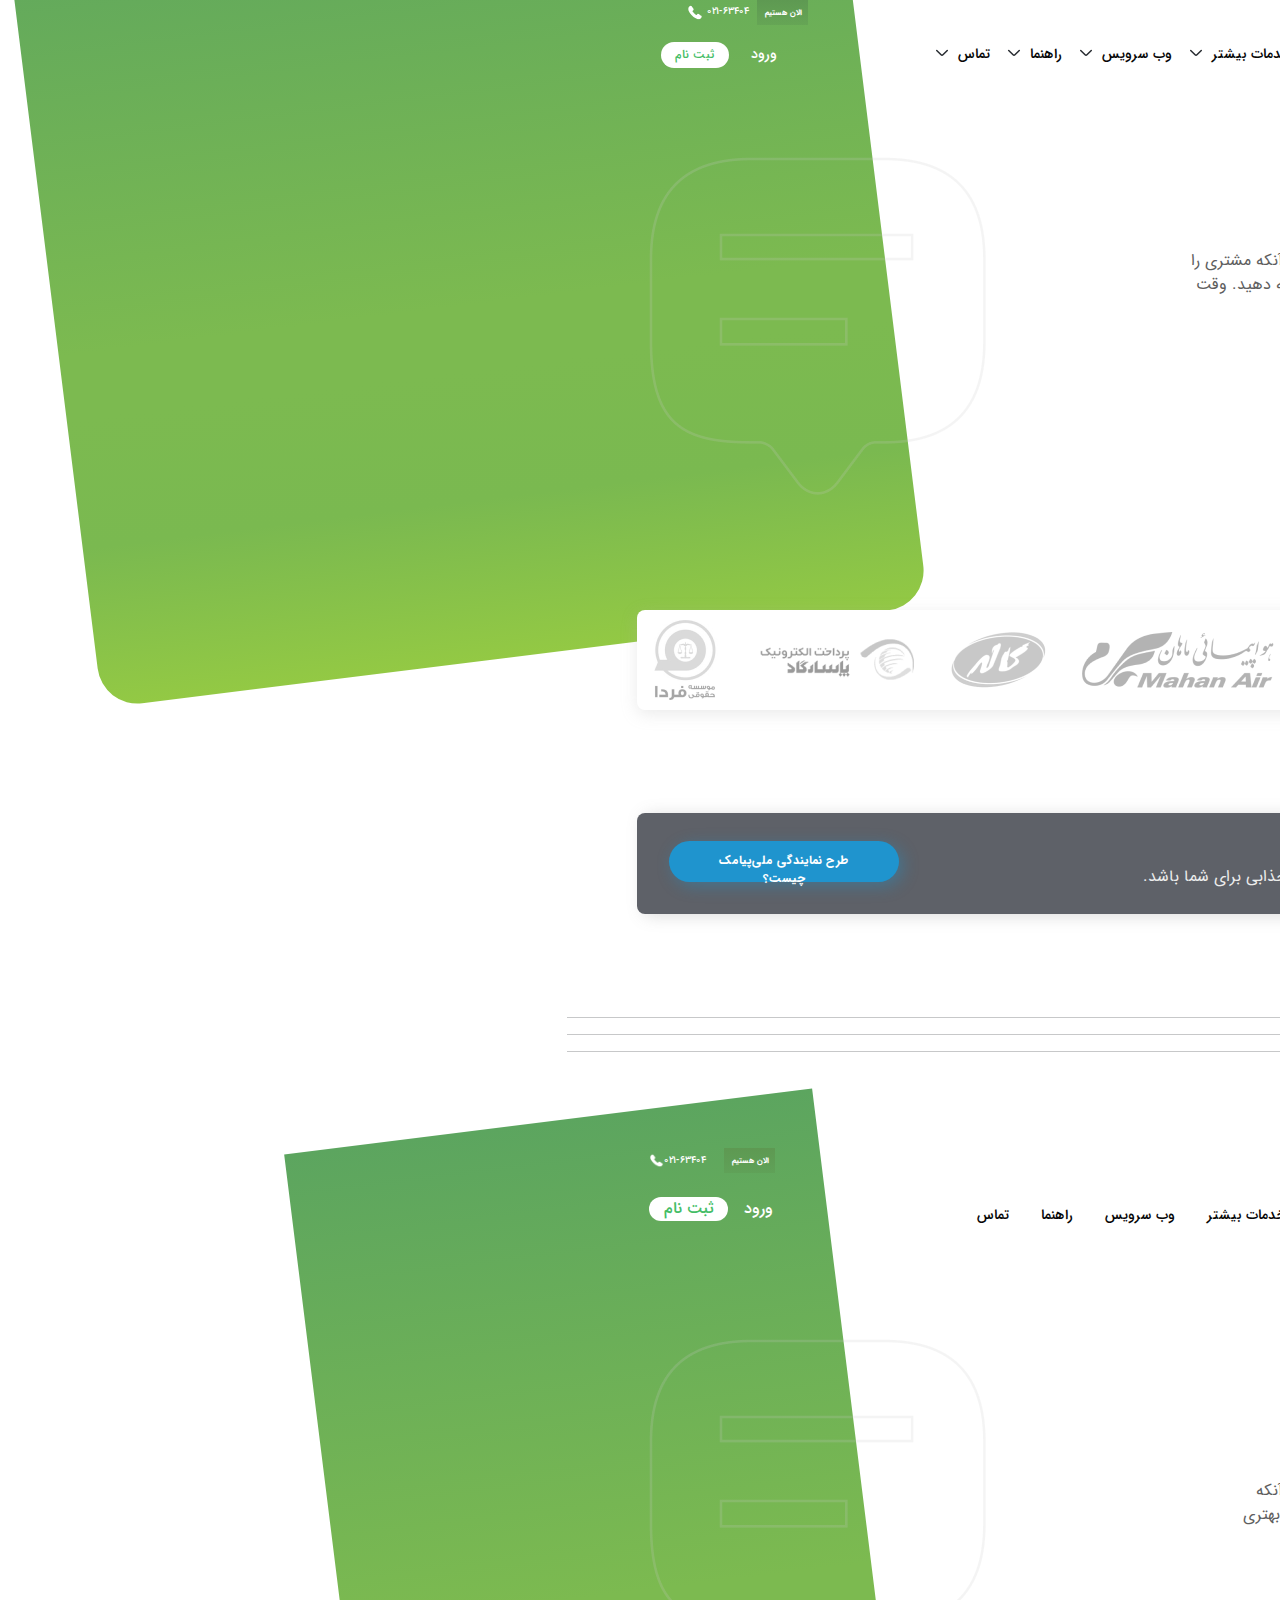
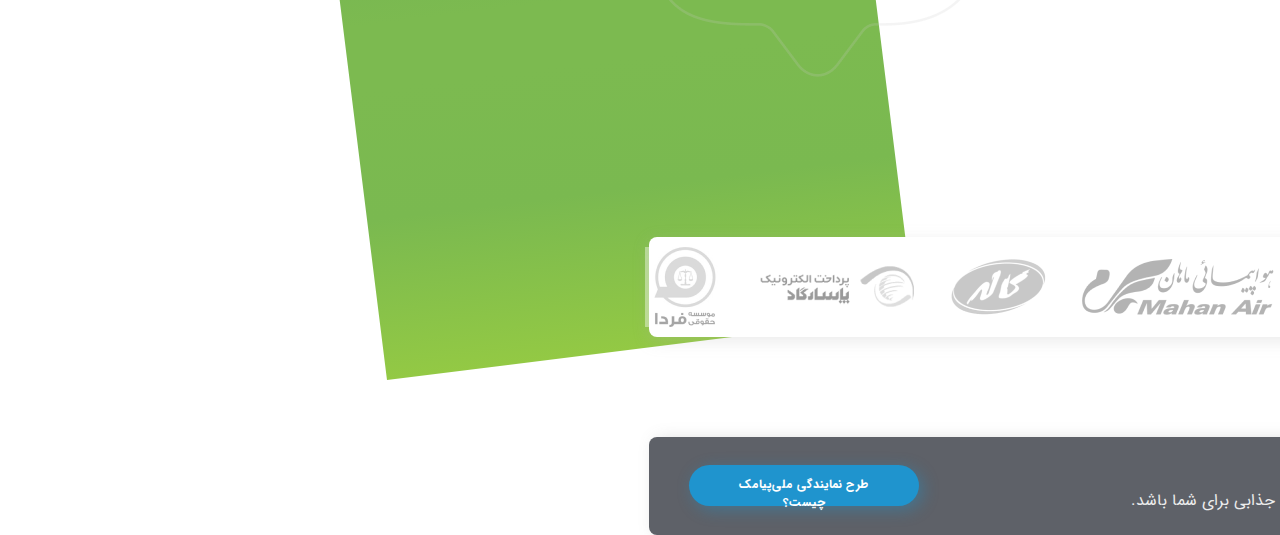
<file: assets/useres/Pouya/index.html>
<!DOCTYPE html>
<html lang="fa" dir="rtl">
  <head>
    <!-- Required meta tags -->
    <meta charset="utf-8" />
    <meta name="viewport" content="width=device-width, initial-scale=1" />

    <!-- Bootstrap CSS -->
    <link rel="stylesheet" href="../../library/bootstrap/css/bootstrap.rtl.min.css" />

    <!-- Bootstrap icon -->
    <link
      rel="stylesheet"
      href="https://cdn.jsdelivr.net/npm/bootstrap-icons@1.10.3/font/bootstrap-icons.css"
    />

    <!-- Style -->
    <link rel="stylesheet" href="style.css" />

    <title>ملی پیامک</title>
  </head>
  <body>
    <!-- start header -->
    <header class="container d-flex hero">
      <section class="row w-100">
        <section class="col-3 d-flex align-items-center gap-2">
          <img class="img-fluid" src="images/message-text-png.png" alt="message-text" />
          <div>
            <h3 class="fw-normal mesaage-title">ملی پیامک</h3>
            <p class="mesaage-content">پیشرفته ترین سامانه پیامکی</p>
          </div>
        </section>
        <nav class="col-7 d-flex align-items-center justify-content-center">
          <ul class="d-flex gap-3">
            <li class="list-item d-flex gap-2"><a href="#">امکانات</a></li>
            <li class="list-item d-flex gap-2"><a href="#">تعرفه ها</a></li>
            <li class="list-item d-flex gap-2">
              <a href="#" class="link">خدمات بیشتر</a
              ><span
                ><svg
                  width="16"
                  height="17"
                  viewBox="0 0 16 17"
                  fill="none"
                  xmlns="http://www.w3.org/2000/svg"
                >
                  <path
                    d="M13.28 6.46655L8.93333 10.8132C8.42 11.3266 7.58 11.3266 7.06667 10.8132L2.72 6.46655"
                    stroke="#292D32"
                    stroke-width="1.5"
                    stroke-miterlimit="10"
                    stroke-linecap="round"
                    stroke-linejoin="round"
                  />
                </svg>
              </span>
            </li>
            <li class="list-item d-flex gap-2">
              <a href="#" class="link">وب سرویس</a>
              <span
                ><svg
                  width="16"
                  height="17"
                  viewBox="0 0 16 17"
                  fill="none"
                  xmlns="http://www.w3.org/2000/svg"
                >
                  <path
                    d="M13.28 6.46655L8.93333 10.8132C8.42 11.3266 7.58 11.3266 7.06667 10.8132L2.72 6.46655"
                    stroke="#292D32"
                    stroke-width="1.5"
                    stroke-miterlimit="10"
                    stroke-linecap="round"
                    stroke-linejoin="round"
                  />
                </svg>
              </span>
            </li>
            <li class="list-item d-flex gap-2">
              <a href="#" class="link">راهنما</a>
              <span
                ><svg
                  width="16"
                  height="17"
                  viewBox="0 0 16 17"
                  fill="none"
                  xmlns="http://www.w3.org/2000/svg"
                >
                  <path
                    d="M13.28 6.46655L8.93333 10.8132C8.42 11.3266 7.58 11.3266 7.06667 10.8132L2.72 6.46655"
                    stroke="#292D32"
                    stroke-width="1.5"
                    stroke-miterlimit="10"
                    stroke-linecap="round"
                    stroke-linejoin="round"
                  />
                </svg>
              </span>
            </li>
            <li class="list-item d-flex gap-2">
              <a href="#" class="link">تماس</a>
              <span
                ><svg
                  width="16"
                  height="17"
                  viewBox="0 0 16 17"
                  fill="none"
                  xmlns="http://www.w3.org/2000/svg"
                >
                  <path
                    d="M13.28 6.46655L8.93333 10.8132C8.42 11.3266 7.58 11.3266 7.06667 10.8132L2.72 6.46655"
                    stroke="#292D32"
                    stroke-width="1.5"
                    stroke-miterlimit="10"
                    stroke-linecap="round"
                    stroke-linejoin="round"
                  />
                </svg>
              </span>
            </li>
          </ul>
        </nav>
        <section class="col-2 frame-6 d-flex align-items-center justify-content-end gap-3 p-0">
          <button class="sign-in border-0 text-white bg-transparent">ورود</button>
          <button class="sign-up bg-white border-0 rounded-pill">ثبت نام</button>
        </section>
      </section>
    </header>
    <!-- end header -->

    <!-- start call-detail -->
    <section class="d-flex align-items-center gap-2 position-absolute frame-8">
      <span class="call-text d-inline-block text-white fw-bold">الان هستیم</span>
      <div class="d-flex gap-1">
        <span class="call-number text-white">۰۲۱-۶۳۴۰۴</span>
        <img class="img-fluid" src="images/call.png" alt="call" />
      </div>
    </section>
    <!-- end call-detail -->

    <!-- start rectangle -->
    <section class="rectangle"></section>
    <!-- end rectangle -->

    <!-- start introduction -->
    <section class="container p-0 introduction">
      <div class="row m-0 w-100 justify-content-between">
        <div class="col-8 d-flex flex-column">
          <p class="introduction-title-1 fw-bold fs-6 mb-2">سامانه پیام کوتاه ملی پیامک</p>
          <h2 class="introduction-title-2 fw-bold fs-4 mb-4">
            هر آنچه با <span class="introduction-span">پنل اس ام اس</span> قابل تصور است!
          </h2>
          <p class="introduction-content fw-normal fs-6 mb-5">
            ملی پیامک یک سامانه پیامکی معمولی نیست! یک ابزار قدرتمند است برای آنکه مشتری را جذب کنید،
            از او نگهداری کنید، یک رابطه پایدار بسازید و خدمات بهتری ارائه دهید. وقت آن رسیده که
            نگاهی بزرگ‌تر به پیام کوتاه داشته باشیم.
          </p>
          <div class="d-flex gap-4">
            <button class="resgister-btn border-0 rounded-pill text-white fw-bold">
              ثبت نام و ارسال پیامک آنی
            </button>
            <div class="d-flex justify-content-center align-items-center flex-column">
              <button class="advise-btn border-0 rounded-pill text-white fw-bold mb-3">
                درخواست مشاوره رایگان
              </button>
              <div class="d-flex gap-1">
                <span class="call-span">۰۲۱-۶۳۴۰۴</span>
                <img src="images/call-2.png" alt="call icon" />
              </div>
            </div>
          </div>
        </div>
        <div class="col-4 d-flex justify-content-end introduction-icon">
          <img src="images/icon.png " class="img-fluid" alt="message-text" />
        </div>
      </div>
    </section>
    <!-- end  introduction-->

    <!-- start customer -->
    <section class="container d-flex justify-content-between align-items-center customer">
      <img class="img-fluid" src="images/iranzamin.png" alt="iranzamin" />
      <img class="img-fluid" src="images/cahrm.png" alt="charm" />
      <img class="img-fluid" src="images/sunstar.png" alt="sunstar" />
      <img class="img-fluid" src="images/mahanAir.png" alt="mahanAir" />
      <img class="img-fluid" src="images/Kaleh_logo.png" alt="Kaleh_logo" />
      <img class="img-fluid" src="images/pasargad.png" alt="pasargad" />
      <img class="img-fluid" src="images/farda.png" alt="farda" />
    </section>
    <!-- end customer -->

    <!-- start CTA_2 -->
    <section class="container cta-2 rounded-3">
      <div class="row justify-content-between align-items-center">
        <div class="col-8">
          <h2 class="fw-bold fs-5 cta-2-title">نمایندۀ ملی‌پیامک شوید!</h2>
          <p class="fs-6 fw-normal cta-2-content">
            اگر به دنبال کسب درآمد هستید، نمایندگی ملی‌پیامک می‌تواند پیشنهاد جذابی برای شما باشد.
          </p>
        </div>
        <div class="col-4 d-flex justify-content-end">
          <button class="btn fw-bold rounded-pill border-0">طرح نمایندگی ملی‌پیامک چیست؟</button>
        </div>
      </div>
    </section>
    <hr />
    <hr />
    <hr />
    <br />
    <br />
    <br />
    <!----------------------------------------------------------------------- 

Suggestion -> Hero

--------------------------------------------------------------------- -->
    <section class="abbas hero">
      <div class="container">
        <header class="header">
          <div class="topheader">
            <span class="call-text text-white fw-bold">الان هستیم</span>
            <span class="call-number text-white"
              >۰۲۱-۶۳۴۰۴<img src="images/call.png" alt="call"
            /></span>
          </div>
          <div class="bottomheader">
            <div class="row">
              <div class="col-2">
                <div class="logo">
                  <img src="images/message-text-png.png" alt="melipayamk-logo" />
                  <div class="brandname">
                    <h1 class="brandname-title">ملی پیامک</h1>
                    <h6 class="brandname-subtitle">پیشرفته ترین سامانه پیامکی</h6>
                  </div>
                </div>
              </div>
              <div class="col-8">
                <nav class="menu">
                  <ul class="menu-wrapper">
                    <li class="list-item"><a href="#">امکانات</a></li>
                    <li class="list-item"><a href="#">تعرفه ها</a></li>
                    <li class="list-item"><a href="#">خدمات بیشتر</a></li>
                    <li class="list-item"><a href="#">وب سرویس</a></li>
                    <li class="list-item"><a href="#">راهنما</a></li>
                    <li class="list-item"><a href="#">تماس</a></li>
                  </ul>
                </nav>
              </div>
              <div class="col-2">
                <div class="login">
                  <a href="" class="login-link">ورود</a>
                  <a href="" class="register-link">ثبت نام</a>
                </div>
              </div>
            </div>
          </div>
        </header>
        <div class="main-content">
          <div class="row align-items-md-center">
            <div class="col-6">
              <p class="slogan mb-2">سامانه پیام کوتاه ملی پیامک</p>
              <h1 class="title mb-4">هر آنچه با <span>پنل اس ام اس</span> قابل تصور است!</h1>
              <p class="mb-5">
                ملی پیامک یک سامانه پیامکی معمولی نیست! یک ابزار قدرتمند است برای آنکه مشتری را جذب
                کنید، از او نگهداری کنید، یک رابطه پایدار بسازید و خدمات بهتری ارائه دهید. وقت آن
                رسیده که نگاهی بزرگ‌تر به پیام کوتاه داشته باشیم.
              </p>
              <div class="button-link">
                <a href="">ثبت نام و ارسال پیامک آنی </a>
                <div>
                  <a href="">درخواست مشاوره رایگان</a>
                  <span class="call-span"
                    >۰۲۱-۶۳۴۰۴ <img src="images/call-2.png" alt="call icon"
                  /></span>
                </div>
              </div>
            </div>
            <div class="col-6">
              <img src="images/icon.png " class="img-fluid shapes" alt="message-text" />
            </div>
          </div>
        </div>
        <div class="customer">
          <img class="img-fluid" src="images/iranzamin.png" alt="iranzamin" />
          <img class="img-fluid" src="images/cahrm.png" alt="charm" />
          <img class="img-fluid" src="images/sunstar.png" alt="sunstar" />
          <img class="img-fluid" src="images/mahanAir.png" alt="mahanAir" />
          <img class="img-fluid" src="images/Kaleh_logo.png" alt="Kaleh_logo" />
          <img class="img-fluid" src="images/pasargad.png" alt="pasargad" />
          <img class="img-fluid" src="images/farda.png" alt="farda" />
        </div>
      </div>
    </section>

    <!----------------------------------------------------------------------- 

Suggestion -> CTA-2

--------------------------------------------------------------------- -->
    <section class="CTA-2">
      <div class="container">
        <div class="cta2-inner">
          <div class="row justify-content-between align-items-center">
            <div class="col-8">
              <h2 class="fw-bold fs-5 cta-2-title">نمایندۀ ملی‌پیامک شوید!</h2>
              <p class="fs-6 fw-normal cta-2-content">
                اگر به دنبال کسب درآمد هستید، نمایندگی ملی‌پیامک می‌تواند پیشنهاد جذابی برای شما
                باشد.
              </p>
            </div>
            <div class="col-4">
              <button class="btn fw-bold rounded-pill border-0">طرح نمایندگی ملی‌پیامک چیست؟</button>
            </div>
          </div>
        </div>
      </div>
    </section>

    <!-- Option 1: Bootstrap Bundle with Popper -->
    <script src="../../library/bootstrap/js/bootstrap.bundle.min.js"></script>
  </body>
</html>
</file>
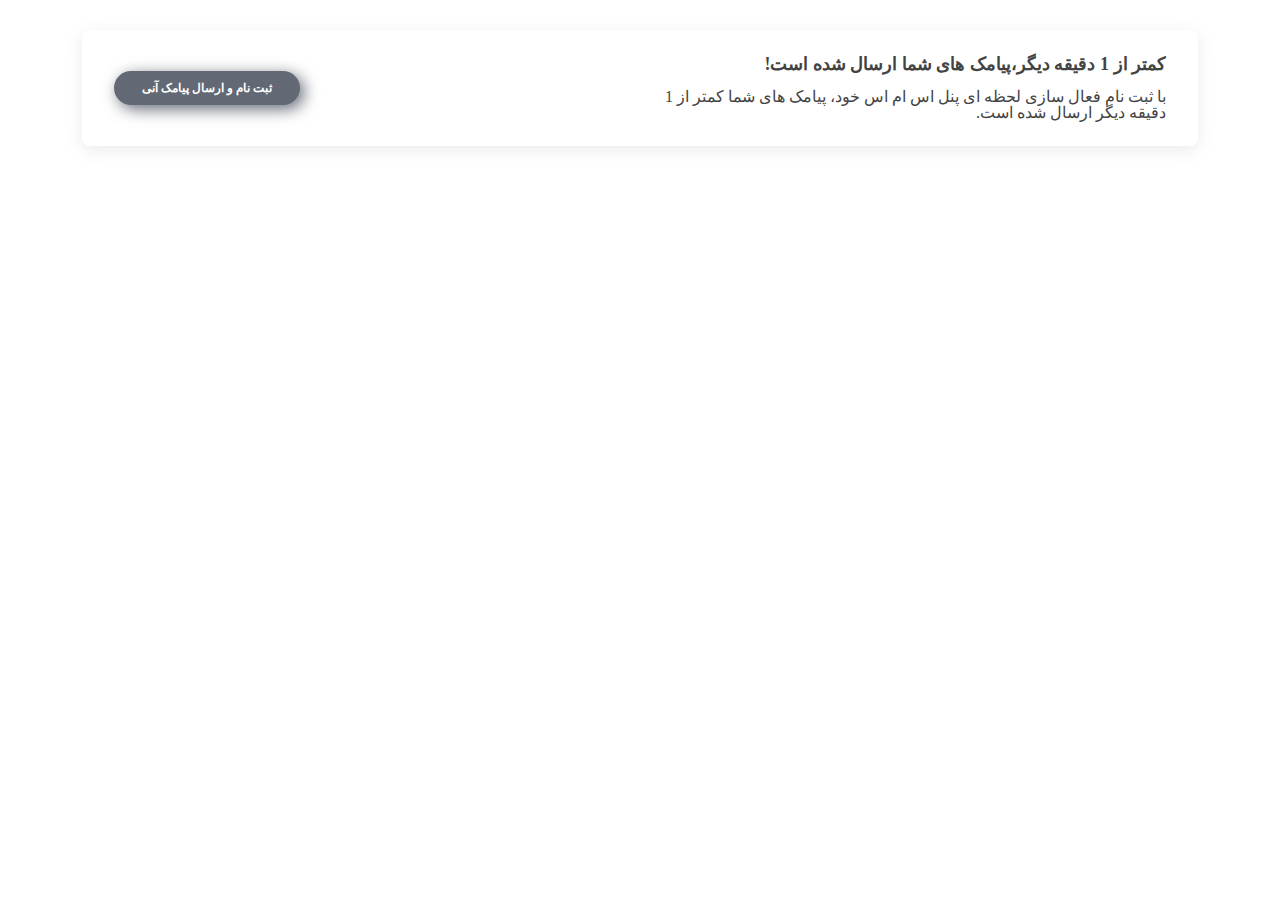
<file: assets/useres/abbas/abbas.html>
<!DOCTYPE html>
<html lang="fa" dir="rtl">
  <head>
    <meta charset="UTF-8" />
    <meta http-equiv="X-UA-Compatible" content="IE=edge" />
    <meta name="viewport" content="width=device-width, initial-scale=1.0" />
    <link rel="stylesheet" href="../../library/bootstrap/css/bootstrap.rtl.min.css" />
    <link rel="stylesheet" href="../../style/normalize.css" />
    <link rel="stylesheet" href="style.css" />
    <title>abbas</title>
  </head>
  <body>
    
    <section class="CTA-3">
      <div class="container">
        <div class="cta-inner">
          <div class="row align-items-center">
            <div class="col-6">
              <h5 class="box-right-side-h5">کمتر از 1 دقیقه دیگر،پیامک های شما ارسال شده است!</h5>
              <p class="box-right-side-p">
                با ثبت نام فعال سازی لحظه ای پنل اس ام اس خود، پیامک های شما کمتر از 1 دقیقه دیگر
                ارسال شده است.
              </p>
            </div>
            <div class="col-6">
              <a href="#" class="box-left-side-button" type="button">ثبت نام و ارسال پیامک آنی</a>
            </div>
          </div>
        </div>
      </div>
    </section>


  </body>
</html>
</file>
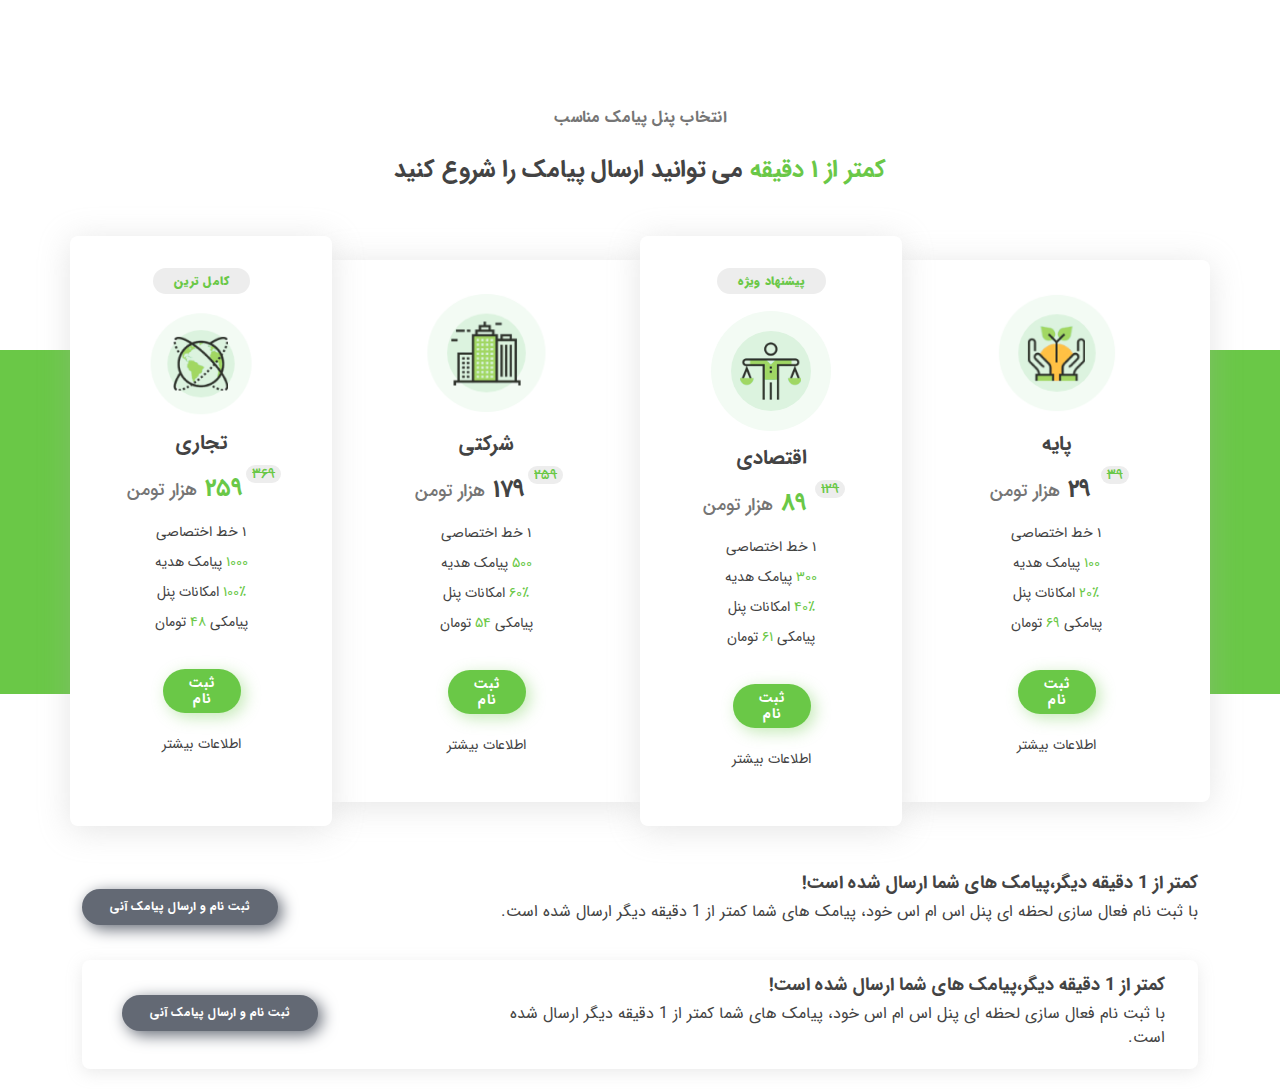
<file: assets/useres/amirH/amirH.html>
<!DOCTYPE html>
<html lang="en" dir="rtl">
  <head>
    <meta charset="UTF-8" />
    <meta http-equiv="X-UA-Compatible" content="IE=edge" />
    <meta name="viewport" content="width=device-width, initial-scale=1.0" />
    <link rel="stylesheet" href="../../library/bootstrap/css/bootstrap.rtl.min.css" />
    <link rel="stylesheet" href="style/amirH.css" />
    <title>amir hossien heydarpour</title>
  </head>
  <body>
    <!-- start Price List -->
    <section class="price-list">
      <!-- <div class="price-list-rectangle"></div> -->
      <div class="container">
        <div class="priceList-inner">
          <div class="row justify-content-center">
            <p class="price-list-title-p">انتخاب پنل پیامک مناسب</p>
            <h4 class="price-list-title-h4 pb-5">
              <span class="price-list-title-h4-span">کمتر از ۱ دقیقه</span> می توانید ارسال پیامک را
              شروع کنید
            </h4>
			<!-- col-md-3 -->
            <div class="col-10 col-md-3 col-lg-auto w-27 p-0">
              <div class="card-custom-1">
                <div class="card-custom-header text-center">
                  <img class="card-custom-header-img" src="./img/ببببببببب 1.png" alt="base" />
                  <h6 class="card-custom-header-h6">پایه</h6>
                  <p class="card-custom-header-p">
                    <span class="card-custom-header-p-span-first">۲۹</span> هزار تومن<span
                      class="card-custom-header-p-span-second"
                      >۳۹</span
                    >
                  </p>
                </div>
                <div class="card-custom-body text-center">
                  <ul class="card-custom-body-ul">
                    <li class="card-custom-body-li">۱ خط اختصاصی</li>
                    <li class="card-custom-body-li">
                      <span class="card-custom-body-li-span">۱۰۰</span> پیامک هدیه
                    </li>
                    <li class="card-custom-body-li">
                      <span class="card-custom-body-li-span">۲۰٪ </span>امکانات پنل
                    </li>
                    <li class="card-custom-body-li">
                      پیامکی <span class="card-custom-body-li-span">۶۹</span> تومان
                    </li>
                  </ul>
                </div>
                <div class="card-custom-footer text-center">
                  <button class="card-custom-footer-button" type="button">ثبت نام</button>
                  <a class="card-custom-footer-a" href="#">اطلاعات بیشتر</a>
                </div>
              </div>
            </div>
            <div class="col-10 col-md-3 col-lg-auto w-23 p-0">
              <div class="card-custom-2 h-100">
                <div class="card-custom-header d-flex flex-column align-items-center">
                  <p class="card-custom-header-p-first">پیشنهاد ویژه</p>
                  <img class="card-custom-header-img" src="./img/Untitled.png" alt="base" />
                  <h6 class="card-custom-header-h6">اقتصادی</h6>
                  <p class="card-custom-header-p">
                    <span class="card-custom-header-p-span-first">۸۹</span>
                    هزار تومن
                    <span class="card-custom-header-p-span-second">۱۲۹</span>
                  </p>
                </div>
                <div class="card-custom-body text-center">
                  <ul class="card-custom-body-ul">
                    <li class="card-custom-body-li">۱ خط اختصاصی</li>
                    <li class="card-custom-body-li">
                      <span class="card-custom-body-li-span">۳۰۰</span> پیامک هدیه
                    </li>
                    <li class="card-custom-body-li">
                      <span class="card-custom-body-li-span">۴۰٪ </span>امکانات پنل
                    </li>
                    <li class="card-custom-body-li">
                      پیامکی <span class="card-custom-body-li-span">۶۱</span> تومان
                    </li>
                  </ul>
                </div>
                <div class="card-custom-footer text-center">
                  <button class="card-custom-footer-button" type="button">ثبت نام</button>
                  <a class="card-custom-footer-a" href="#">اطلاعات بیشتر</a>
                </div>
              </div>
            </div>
            <div class="col-10 col-md-3 col-lg-auto w-27 p-0">
              <div class="card-custom-3">
                <div class="card-custom-header text-center">
                  <img class="card-custom-header-img" src="./img/12.png" alt="base" />
                  <h6 class="card-custom-header-h6">شرکتی</h6>
                  <p class="card-custom-header-p">
                    <span class="card-custom-header-p-span-first">۱۷۹</span> هزار تومن<span
                      class="card-custom-header-p-span-second"
                      >۲۵۹</span
                    >
                  </p>
                </div>
                <div class="card-custom-body text-center">
                  <ul class="card-custom-body-ul">
                    <li class="card-custom-body-li">۱ خط اختصاصی</li>
                    <li class="card-custom-body-li">
                      <span class="card-custom-body-li-span">۵۰۰</span> پیامک هدیه
                    </li>
                    <li class="card-custom-body-li">
                      <span class="card-custom-body-li-span">۶۰٪ </span>امکانات پنل
                    </li>
                    <li class="card-custom-body-li">
                      پیامکی <span class="card-custom-body-li-span">۵۴</span> تومان
                    </li>
                  </ul>
                </div>
                <div class="card-custom-footer text-center">
                  <button class="card-custom-footer-button" type="button">ثبت نام</button>
                  <a class="card-custom-footer-a" href="#">اطلاعات بیشتر</a>
                </div>
              </div>
            </div>
            <div class="col-10 col-md-3 col-lg-auto w-23 p-0">
              <div class="card-custom-4 h-100">
                <div class="card-custom-header d-flex flex-column align-items-center">
                  <p class="card-custom-header-p-first">کامل ترین</p>
                  <img class="card-custom-header-img" src="./img/556.png" alt="base" />
                  <h6 class="card-custom-header-h6">تجاری</h6>
                  <p class="card-custom-header-p">
                    <span class="card-custom-header-p-span-first">۲۵۹</span>
                    هزار تومن
                    <span class="card-custom-header-p-span-second">۳۶۹</span>
                  </p>
                </div>
                <div class="card-custom-body text-center">
                  <ul class="card-custom-body-ul">
                    <li class="card-custom-body-li">۱ خط اختصاصی</li>
                    <li class="card-custom-body-li">
                      <span class="card-custom-body-li-span">۱۰۰۰</span> پیامک هدیه
                    </li>
                    <li class="card-custom-body-li">
                      <span class="card-custom-body-li-span">۱۰۰٪ </span>امکانات پنل
                    </li>
                    <li class="card-custom-body-li">
                      پیامکی <span class="card-custom-body-li-span">۴۸</span> تومان
                    </li>
                  </ul>
                </div>
                <div class="card-custom-footer text-center">
                  <button class="card-custom-footer-button" type="button">ثبت نام</button>
                  <a class="card-custom-footer-a" href="#">اطلاعات بیشتر</a>
                </div>
              </div>
            </div>
          </div>
        </div>
      </div>
    </section>
    <!-- end Price List -->

    <!-- start CTA-3 -->
    <section class="CTA-3">
      <div class="container">
        <div class="row">
          <div class="col-lg-9">
            <h5 class="box-right-side-h5">کمتر از 1 دقیقه دیگر،پیامک های شما ارسال شده است!</h5>
            <p class="box-right-side-p">
              با ثبت نام فعال سازی لحظه ای پنل اس ام اس خود، پیامک های شما کمتر از 1 دقیقه دیگر ارسال
              شده است.
            </p>
          </div>
          <div class="col-lg-auto ms-auto">
            <button class="box-left-side-button" type="button">ثبت نام و ارسال پیامک آنی</button>
          </div>
        </div>
      </div>
    </section>
    <!-- end CTA-3 -->
  </body>
</html>

<!-- =========================== Suggestion ==================== -->

<section class="CTA-3">
  <div class="container">
    <div class="cta-inner">
      <div class="row align-items-center">
        <div class="col-md-8">
          <h5 class="box-right-side-h5">کمتر از 1 دقیقه دیگر،پیامک های شما ارسال شده است!</h5>
          <p class="box-right-side-p">
            با ثبت نام فعال سازی لحظه ای پنل اس ام اس خود، پیامک های شما کمتر از 1 دقیقه دیگر ارسال
            شده است.
          </p>
        </div>
        <div class="col-md-4">
          <button class="box-left-side-button" type="button">ثبت نام و ارسال پیامک آنی</button>
        </div>
      </div>
    </div>
  </div>
</section>

<!-- =========================== Suggestion ==================== -->
</file>
<file: assets/useres/abbas/style.css>
.CTA-3 {
  padding: 10px 0;
  margin: 20px 0;
}
.cta-inner {
  background: #ffffff;
  box-shadow: 0px 4px 16px rgba(174, 174, 174, 0.25);
  border-radius: 8px;
  padding: 25px 32px;
  align-items: center;
}
.box-right-side-h5 {
  font-weight: 700;
  font-size: 18px;
  color: #434343;
  padding-bottom: 1rem;
}

.box-right-side-p {
  font-weight: 400;
  font-size: 16px;
  color: #434343;
}

.box-left-side-button {
  display: block;
  float: left;
  text-decoration: none;
  padding: 11px 28px;
  background: #636974;
  box-shadow: 4px 4px 16px #636974;
  border-radius: 32px;
  border: none;
  font-weight: 600;
  font-size: 12px;
  color: #ffffff;
}
</file>
<file: assets/useres/Pouya/style.css>
@import url("../../font/IRANSans/css/fontiran.css");
@import url("../../style/normalize.css");

body {
  font-family: "IRANSans";
  overflow-x: hidden;
  max-width: 1440px;
}

.hero {
  margin: 32px auto 80.33px auto;
  margin-top: 32px;
  margin-bottom: 80.33px;
  position: relative;
  z-index: 10;
}

.mesaage-title {
  /* font-weight: 400; */
  font-size: 18px;
  line-height: 27px;
  color: #070707;
}

.mesaage-content {
  font-weight: 500;
  font-size: 12px;
  line-height: 18px;
  color: #797979;
}

.list-item a {
  text-decoration: none;
  font-weight: 500;
  font-size: 14px;
  line-height: 21px;
  color: #070707;
}

.frame-6 {
  /* display: flex;
  align-items: center;
  gap: 16px; */
  z-index: 10;
}
.sign-in {
  font-weight: 500;
  font-size: 14px;
  line-height: 21px;
}

.sign-up {
  width: 68px;
  height: 26px;
  /* background: #ffffff; */
  /* border-radius: 32px; */
  color: #44bd66;
  font-weight: 500;
  font-size: 12px;
  line-height: 18px;
}

.frame-8 {
  /* display: flex;
  align-items: center; */
  /* gap: 10px; */
  width: 128px;
  height: 25px;
  left: 113px;
  top: 0px;
  z-index: 10;
}

.call-text {
  background: linear-gradient(180deg, #5e9952 0%, rgba(94, 153, 82, 0.45) 100%);
  width: 51px;
  height: 25px;
  padding: 7px;
  font-size: 8px;
  line-height: 12px;
  cursor: default;
}

.call-number {
  font-weight: 500;
  font-size: 10px;
  line-height: 15px;
  cursor: default;
}

/* .call-detail {
  display: flex;
  gap: 5px;
} */
.rectangle {
  position: absolute;
  width: 832px;
  height: 832px;
  left: -519px;
  top: -172.19px;

  background: linear-gradient(
    180deg,
    #5ca55f 0%,
    #7cba50 57.4%,
    #7cba50 65.1%,
    #7ab950 80.73%,
    #93c944 100%
  );
  border-radius: 40px;
  transform: rotate(-7.1deg);
}

.introduction {
  margin-bottom: 114.33px;
}

.introduction-icon {
  z-index: 10;
  opacity: 0.2;
}

.introduction-title-1 {
  line-height: 24px;
  color: #757575;
}
.introduction-title-2 {
  line-height: 36px;
  color: #434343;
}
.introduction-span {
  color: #6ac747;
}

.introduction-content {
  font-weight: 400;
  line-height: 24px;
  color: #5e5e5e;
  width: 574px;
  /* font-size: 16px; */
  /* margin-bottom: 44px; */
}

/* .btn-container {
  display: flex;
  gap: 24px;
} */

.resgister-btn {
  outline: none;
  background: #6ac847;
  width: 165px;
  height: 30px;
  font-size: 12px;
  line-height: 18px;
  padding: 6px 17px;
  filter: drop-shadow(4px 4px 8px rgba(106, 200, 71, 0.4));
  /* border-radius: 32px; */
  /* font-weight: 600; */
}

.advise-btn {
  outline: none;
  background: #ffb931;
  width: 165px;
  height: 30px;
  font-size: 12px;
  line-height: 18px;
  padding: 6px 23px;
  filter: drop-shadow(0px 4px 8px rgba(255, 185, 49, 0.4));
  /* margin-bottom: 16px; */
  /* font-weight: 600; */
  /* border-radius: 32px; */
}

.advise-detail {
  display: flex;
  gap: 5px;
}

.call-span {
  font-weight: 500;
  font-size: 10px;
  line-height: 15px;
  color: #5e5e5e;
  cursor: default;
}

.customer {
  height: 100px;
  gap: 35px;
  background: #ffffff;
  box-shadow: 0px 4px 16px rgba(174, 174, 174, 0.25);
  border-radius: 8px;
  position: relative;
  margin-bottom: 100px;
}

/* CTA-2 styles */

.cta-2 {
  height: 101px;
  padding: 22px 32px;
  background: #5e6168;
  box-shadow: 6px 2px 16px rgba(117, 117, 117, 0.25);
  margin: 103px auto;
}
.cta2-inner /*abbas*/ {
  padding: 22px 32px 22px 40px;
  background: #5e6168;
  box-shadow: 6px 2px 16px rgba(117, 117, 117, 0.25);
  border-radius: 8px;
}

.cta-2-title {
  line-height: 30px;
  color: #ffffff;
}

.cta-2-content {
  line-height: 24px;
  color: #ededed;
}

.btn {
  display: block; /*abbas*/
  float: left; /*abbas*/
  width: 230px;
  outline: none;
  height: 41px;
  font-size: 12px;
  line-height: 18px;
  background: #1f94ce;
  box-shadow: 4px 4px 16px rgba(31, 148, 206, 0.4);
  padding: 11px 28px;
  color: #ffffff;
}

.btn:hover {
  background: #1f94ce;
  color: #ffffff;
}

/* =========================================
Suggestion hero
========================================= */

/* Abbas */
section.abbas.hero {
  position: relative;
}
section.abbas.hero::before {
  content: "";
  position: absolute;
  width: 532px;
  height: 832px;
  left: -180px;
  top: 0;
  transform-origin: left bottom;

  background: linear-gradient(
    180deg,
    #5ca55f 0%,
    #7cba50 57.4%,
    #7cba50 65.1%,
    #7ab950 80.73%,
    #93c944 100%
  );
  border-radius: 0 0 40px 0;
  transform: rotate(-7.1deg);
  z-index: -2;
}

section.abbas.hero .header .topheader {
  display: flex;
  align-items: center;
  justify-content: flex-end;
}
section.abbas.hero .header .topheader .call-text {
  background: linear-gradient(180deg, #5e9952 0%, rgba(94, 153, 82, 0.45) 100%);
  padding: 7px;
  font-size: 8px;
  margin-left: 10px;
}
section.abbas.hero .header .topheader .call-number {
  display: flex;
  align-items: center;
  font-weight: 500;
  font-size: 10px;
  line-height: 15px;
  padding-right: 8px;
}
section.abbas.hero .header .topheader .call-number img {
  width: 15px;
  height: 15px;
}
section.abbas.hero .header .bottomheader {
  margin-top: 24px;
}
section.abbas.hero .header .bottomheader .logo {
  display: flex;
  align-items: center;
}
section.abbas.hero .header .bottomheader .logo .brandname {
  margin-right: 11px;
}
section.abbas.hero .header .bottomheader .logo .brandname h1 {
  font-weight: 400;
  font-size: 18px;
  color: #070707;
}
section.abbas.hero .header .bottomheader .logo .brandname h6 {
  font-weight: 500;
  font-size: 12px;
  color: #797979;
}

section.abbas.hero .header .bottomheader .menu {
}
section.abbas.hero .header .bottomheader .menu ul {
  display: flex;
  align-items: center;
  justify-content: center;
}
section.abbas.hero .header .bottomheader .menu ul li {
  margin: 0 8px;
}
section.abbas.hero .header .bottomheader .menu ul li a {
  display: block;
  padding: 8px;
}

section.abbas.hero .header .bottomheader .login {
  display: flex;
  align-items: center;
  justify-content: flex-end;
}
section.abbas.hero .header .bottomheader .login a {
  display: block;
  font-weight: 500;
  font-size: 16px;
  color: #ffffff;
  text-decoration: none;
}
section.abbas.hero .header .bottomheader .login a.register-link {
  color: #44bd66;
  padding: 4px 15px;
  background-color: #fff;
  border-radius: 32px;
  margin-right: 16px;
}

section.abbas.hero .main-content {
  margin: 100px 0 160px;
}

section.abbas.hero .main-content p.slogan {
  font-weight: 700;
  font-size: 16px;
  color: #757575;
}
section.abbas.hero .main-content h1 {
  font-weight: 700;
  font-size: 24px;
  line-height: 36px;
  color: #434343;
}
section.abbas.hero .main-content h1 span {
  color: #6ac747;
  font-weight: bold;
}
section.abbas.hero .main-content p {
  font-weight: 400;
  font-size: 16px;
  line-height: 24px;
  color: #5e5e5e;
}
section.abbas.hero .main-content .button-link {
  margin-top: 42px;
  display: flex;
  align-items: center;
}
section.abbas.hero .main-content .button-link a {
  display: block;
  font-weight: 600;
  font-size: 12px;
  color: #ffffff;
  padding: 9px 17px;
  border-radius: 32px;
  background-color: #6ac847;
  filter: drop-shadow(4px 4px 8px rgba(106, 200, 71, 0.4));
  text-decoration: none;
}
section.abbas.hero .main-content .button-link div {
  position: relative;
}
section.abbas.hero .main-content .button-link div a {
  background-color: #ffb931;
  filter: drop-shadow(0px 4px 8px rgba(255, 185, 49, 0.4));
  margin-right: 24px;
}
section.abbas.hero .main-content .button-link .call-span {
  position: absolute;
  text-align: center;
  bottom: 10px;
  bottom: -31px;
  left: 40px;
}

section.abbas.hero img.shapes {
  display: block;
  opacity: 0.2;
  float: left;
}
section.abbas.hero .customer {
  display: flex;
  align-items: center;
  justify-content: space-around;
}
</file>
<file: assets/useres/amirH/style/amirH.css>
@import url("../../../style/normalize.css");
@import url("../../../style/style.css");

/*  style Price List */
.price-list {
  width: 100%;
  display: flex;
  flex-direction: column;
  align-items: center;
  padding-top: 6.25rem;
  position: relative;
  margin-bottom: 3rem;
}
.priceList-inner::before {
  content: "";
  position: absolute;
  z-index: -1;
  width: 100%;
  height: 344px;
  left: 0px;
  top: 350px;
  background: #6ac847;
}

/* .price-list-rectangle {
  position: absolute;
  z-index: -1;
  width: 100%;
  height: 344px;
  left: 0px;
  top: 350px;
  background: #6ac847;
} */

.price-list-title-p {
  text-align: center;
  font-size: 16px;
  font-weight: 700;
  line-height: 36px;
  padding-bottom: 1rem;
  color: #757575;
}

.price-list-title-h4 {
  text-align: center;
  font-weight: 700;
  font-size: 24px;
  line-height: 36px;
  padding-bottom: 0.25rem;
  color: #434343;
}

.price-list-title-h4-span {
  color: #6ac847;
}

.custom-shadow {
  box-shadow: 0px 4px 32px rgba(174, 174, 174, 0.32);
}

.card-custom-1,
.card-custom-2,
.card-custom-3,
.card-custom-4 {
  background-color: #ffffff;
  padding-top: 32px;
  padding-bottom: 50px;
  box-shadow: 0px 4px 32px rgba(174, 174, 174, 0.32);
  border-radius: 8px !important;
  display: flex;
  flex-direction: column;
  align-items: center;
}

.card-custom-header,
.card-custom-body {
  margin-bottom: 1.5rem;
}

.card-custom-header-img {
  margin-bottom: 1rem;
}

.card-custom-header-h6 {
  margin-bottom: 1.5rem;
  font-weight: 700;
  font-size: 20px;
  color: #434343;
}

.card-custom-header-p {
  position: relative;
  font-weight: 500;
  font-size: 18px;
  color: #757575;
  margin-right: 1.5rem;
}

.card-custom-header-p-span-first {
  font-weight: 700;
  font-size: 24px;
  color: #434343;
  margin-left: 0.2rem;
  margin-right: 0.5rem;
}

.card-custom-header-p-span-second {
  position: absolute;
  top: -12px;
  right: -30px;
  padding: 2px 6px;
  background: #ededed;
  border-radius: 32px;
  text-decoration-line: line-through;
  color: #6ac847;
  font-weight: 500;
  font-size: 14px;
}

.card-custom-body-li {
  font-weight: 400;
  font-size: 14px;
  color: #434343;
  margin-bottom: 1rem;
}

.card-custom-body-li-span {
  color: #6ac847;
}

.card-custom-footer {
  background-color: #ffffff;
  display: flex;
  flex-direction: column;
}
.card-custom-footer-button {
  background: #6ac847;
  box-shadow: 4px 4px 16px rgba(106, 200, 71, 0.4);
  border-radius: 32px;
  border: none;
  color: white;
  font-weight: 700;
  font-size: 14px;
  padding: 6px 17px;
  width: 78px;
  margin-bottom: 1.5rem;
}

.card-custom-footer-a {
  font-weight: 400;
  font-size: 14px;
  color: #434343;
  text-decoration: none;
}

.card-custom-1,
.card-custom-3 {
  margin-top: 1.5rem;
  margin-bottom: 1.5rem;
}

.card-custom-2,
.card-custom-4 {
  position: relative;
  z-index: 10;
}

.card-custom-header-p-first {
  background: #ededed;
  border-radius: 32px;
  padding: 7px 21px;
  font-weight: 800;
  font-size: 12px;
  color: #6ac847;
  margin-bottom: 1rem;
}

.card-custom-3 .card-custom-header-p-first {
  width: 105px;
}

.card-custom-2 .card-custom-header-p-span-first,
.card-custom-4 .card-custom-header-p-span-first {
  color: #6ac847;
}
@media screen and (max-width: 768px) {
  .priceList-inner::before {
    height: 1500px;
  }
}
@media screen and (min-width: 768px) {
  .card-custom-1 {
    border-radius: 0 8px 8px 0 !important;
  }

  .card-custom-3 {
    z-index: 1;
    position: relative;
    border-radius: 0px !important;
  }
}

@media screen and (min-width: 992px) {
  .w-27 {
    width: 27%;
  }

  .w-23 {
    width: 23%;
  }
}

/*  style CTA-3 */

/* .CTA-3 .container .row {
  margin-top: 2rem;
  margin-bottom: 2rem;
  background: #ffffff;
  box-shadow: 0px 4px 16px rgba(174, 174, 174, 0.25);
  border-radius: 8px;
  padding: 1.2rem 1rem;
  display: flex;
  justify-content: space-between;
  align-items: flex-end;
} */

.box-right-side-h5 {
  font-weight: 700;
  font-size: 18px;
  color: #434343;
  padding-bottom: 1rem;
}

.box-right-side-p {
  font-weight: 400;
  font-size: 16px;
  line-height: 24px;
  color: #434343;
}

.box-left-side-button {
  padding: 11px 28px;
  /* margin-top: 1.5rem; */
  background: #636974;
  box-shadow: 4px 4px 16px #636974;
  border-radius: 32px;
  border: none;
  font-weight: 600;
  font-size: 12px;
  color: #ffffff;
}

/* ===================================


              suggestion


====================================*/

.CTA-3 {
  margin: 20px 0;
}

.CTA-3 .cta-inner {
  box-shadow: 0px 4px 16px rgba(174, 174, 174, 0.25);
  border-radius: 8px;
  padding: 16px 33px 19px 40px;
}

.box-right-side-h5 {
  font-weight: 700;
  font-size: 18px;
  color: #434343;
  padding-bottom: 8px;
}

.box-right-side-p {
  font-weight: 400;
  font-size: 16px;
  line-height: 24px;
  color: #434343;
}

.box-left-side-button {
  display: block;
  float: left;
  padding: 11px 28px;
  margin: 15px 0;
  background: #636974;
  box-shadow: 4px 4px 16px #636974;
  border-radius: 32px;
  border: none;
  font-weight: 600;
  font-size: 12px;
  color: #ffffff;
}
</file>
